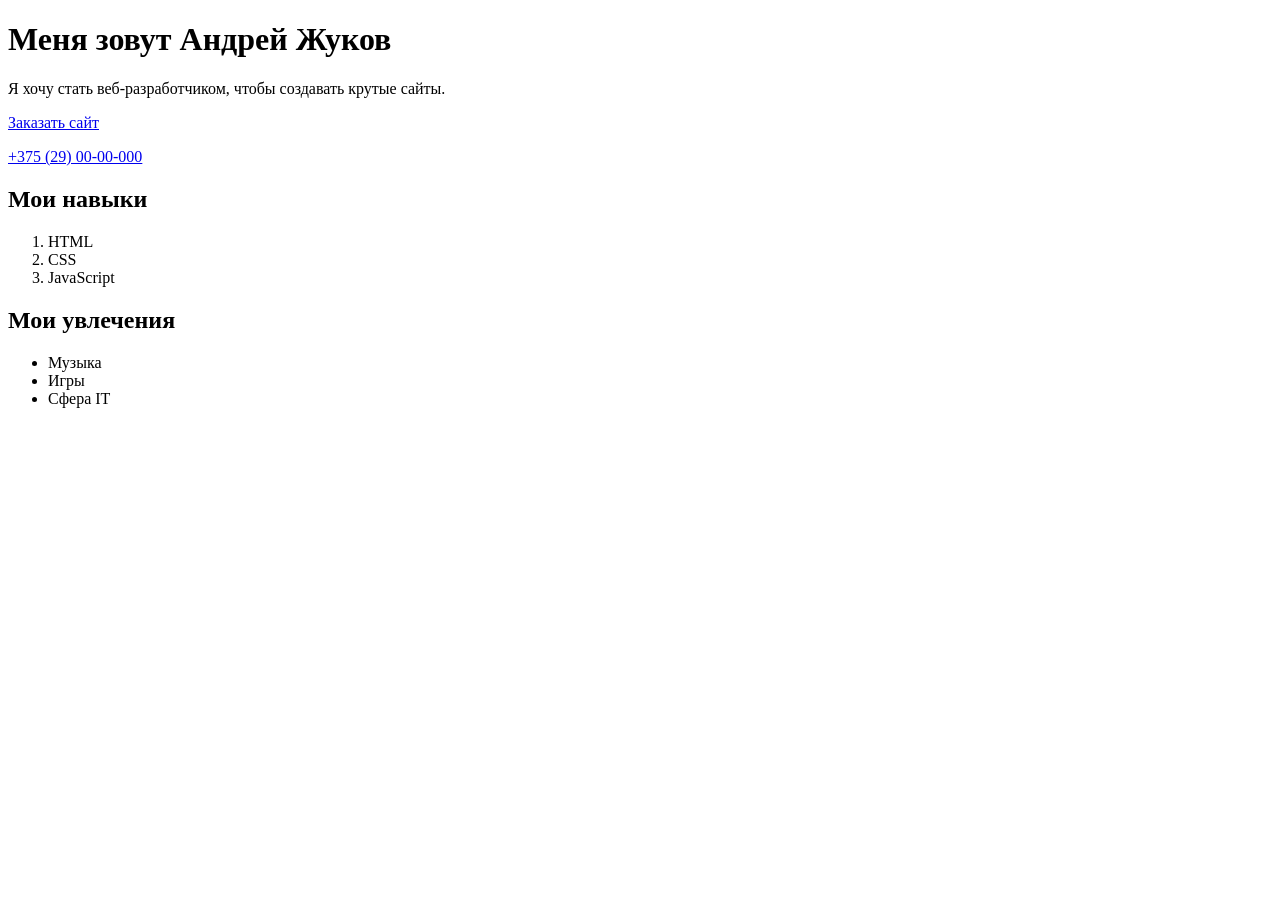
<file: index.html>
<!DOCTYPE html>
<html lang="en">
<head>
    <meta charset="UTF-8">
    <meta http-equiv="X-UA-Compatible" content="IE=edge">
    <meta name="viewport" content="width=device-width, initial-scale=1.0">
    <title>Document</title>
</head>
<body>
    <h1>Меня зовут Андрей Жуков</h1>
    <p>Я хочу стать веб-разработчиком, чтобы создавать крутые сайты.</p>
    <a href= "https://www.instagram.com/andreizhukov/"
      title="ссылка на инстаграм">Заказать сайт</a>
    <p><p><a href="tel:+375290000000">+375 (29) 00-00-000</a></p></p>
    <h2>Мои навыки</h2>
    <ol>
       <li>HTML</li>
       <li>CSS</li>
       <li>JavaScript</li>
    </ol>
    <h2>Мои увлечения</h2>
    <ul>
       <li>Музыка</li>
       <li>Игры</li>
       <li>Сфера IT</li>
    </ul>
</body>
</html>
</file>
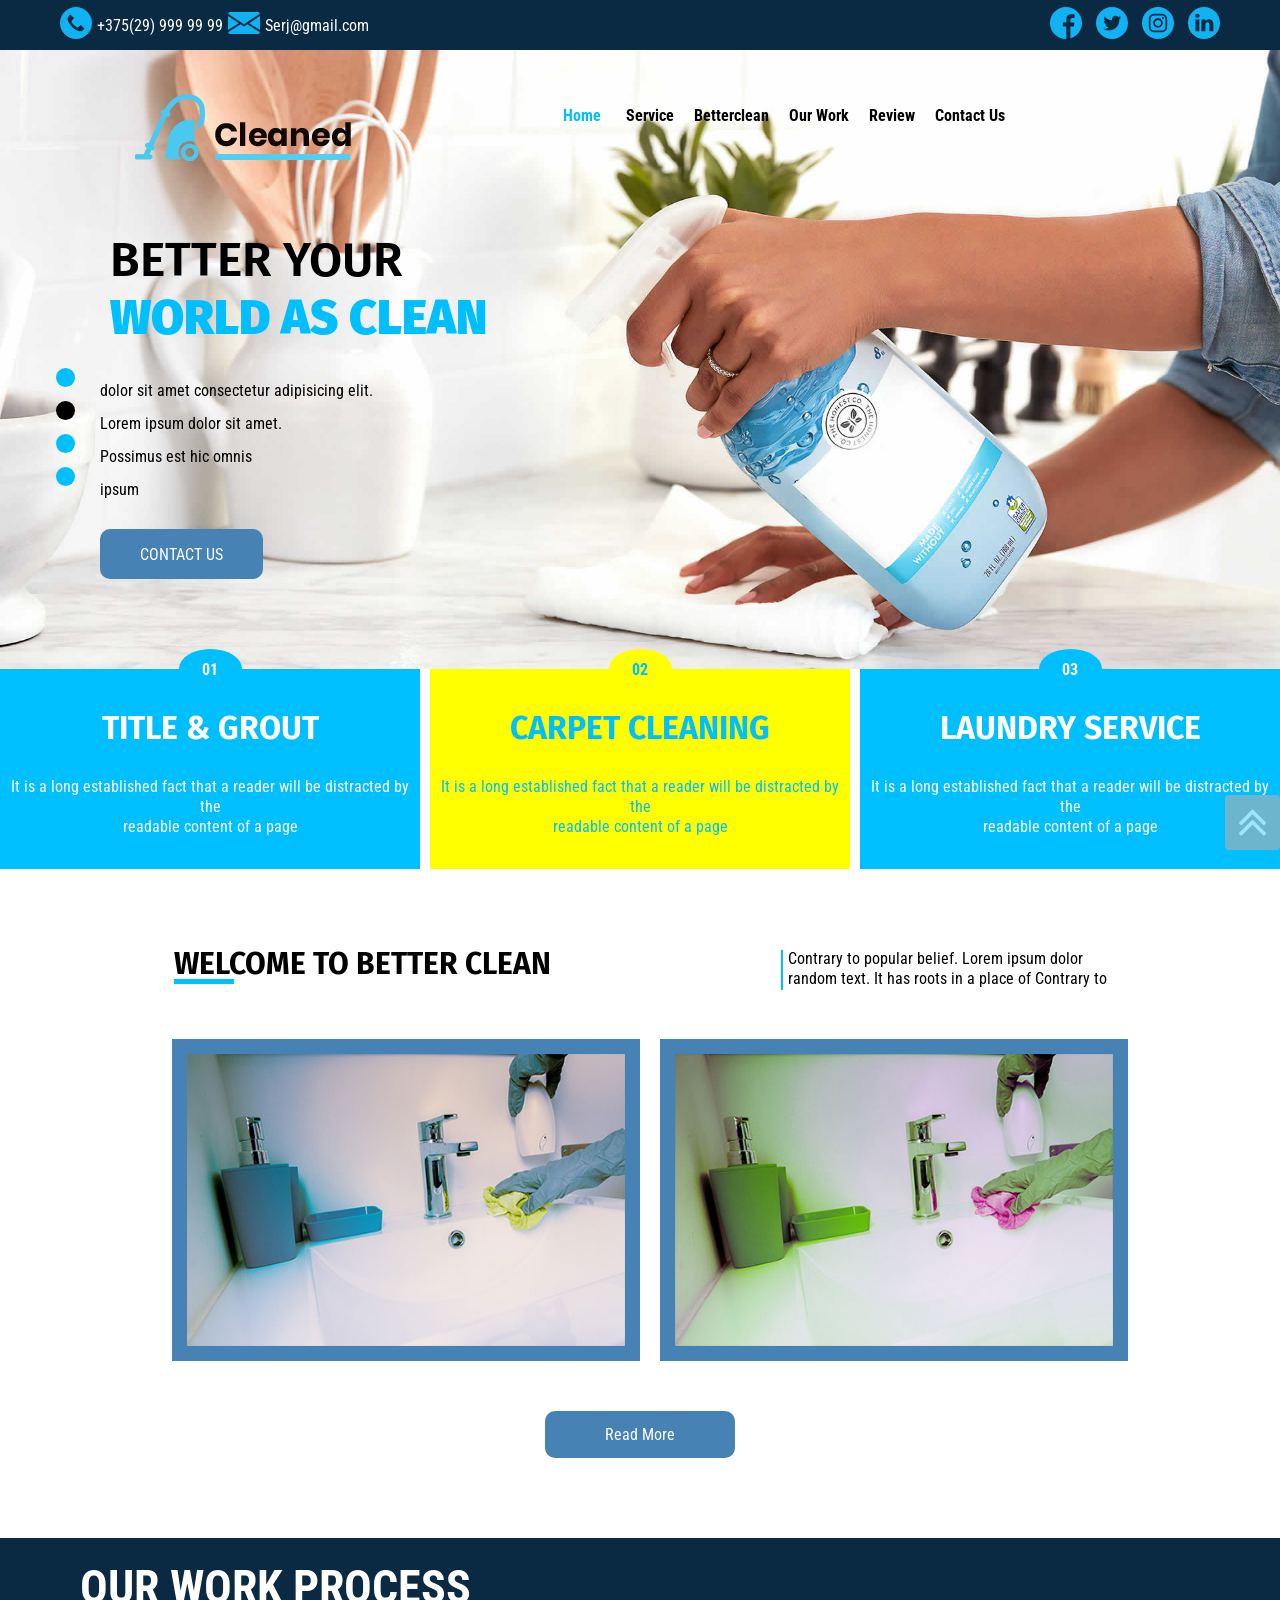
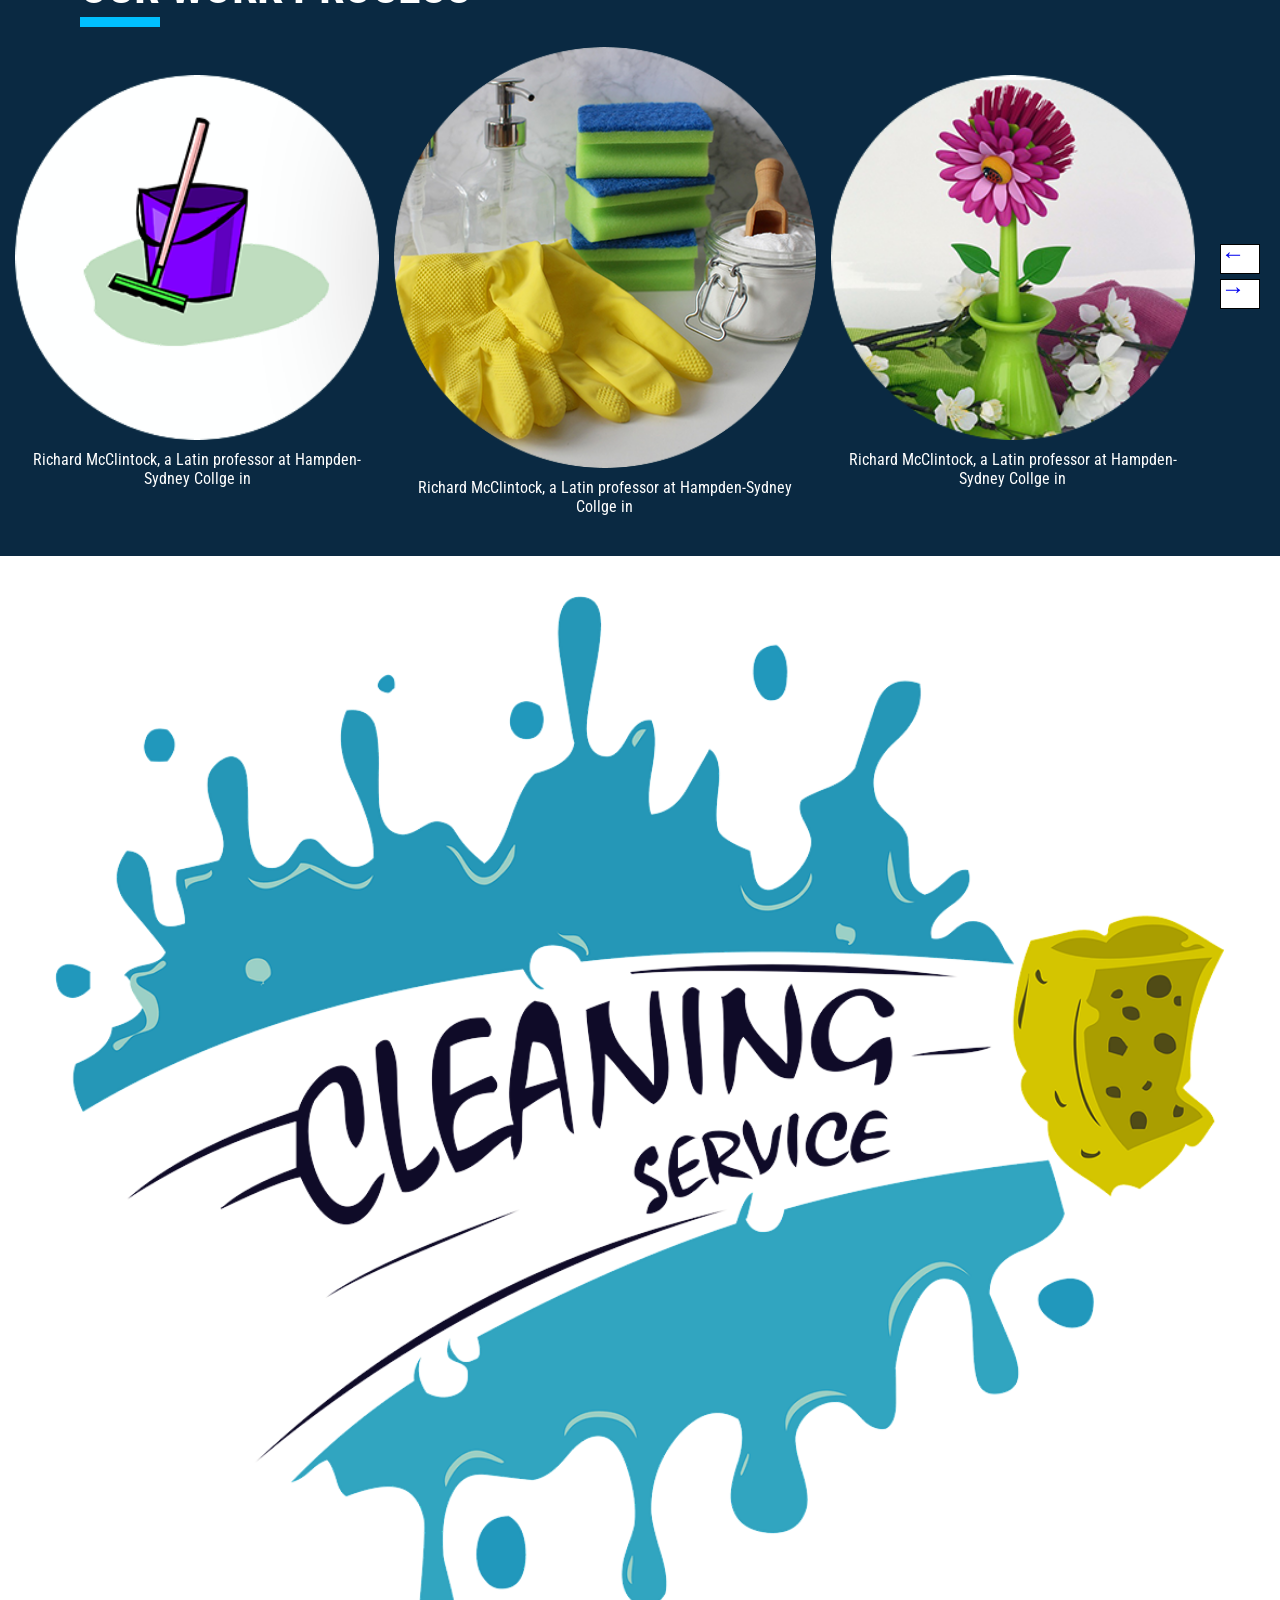
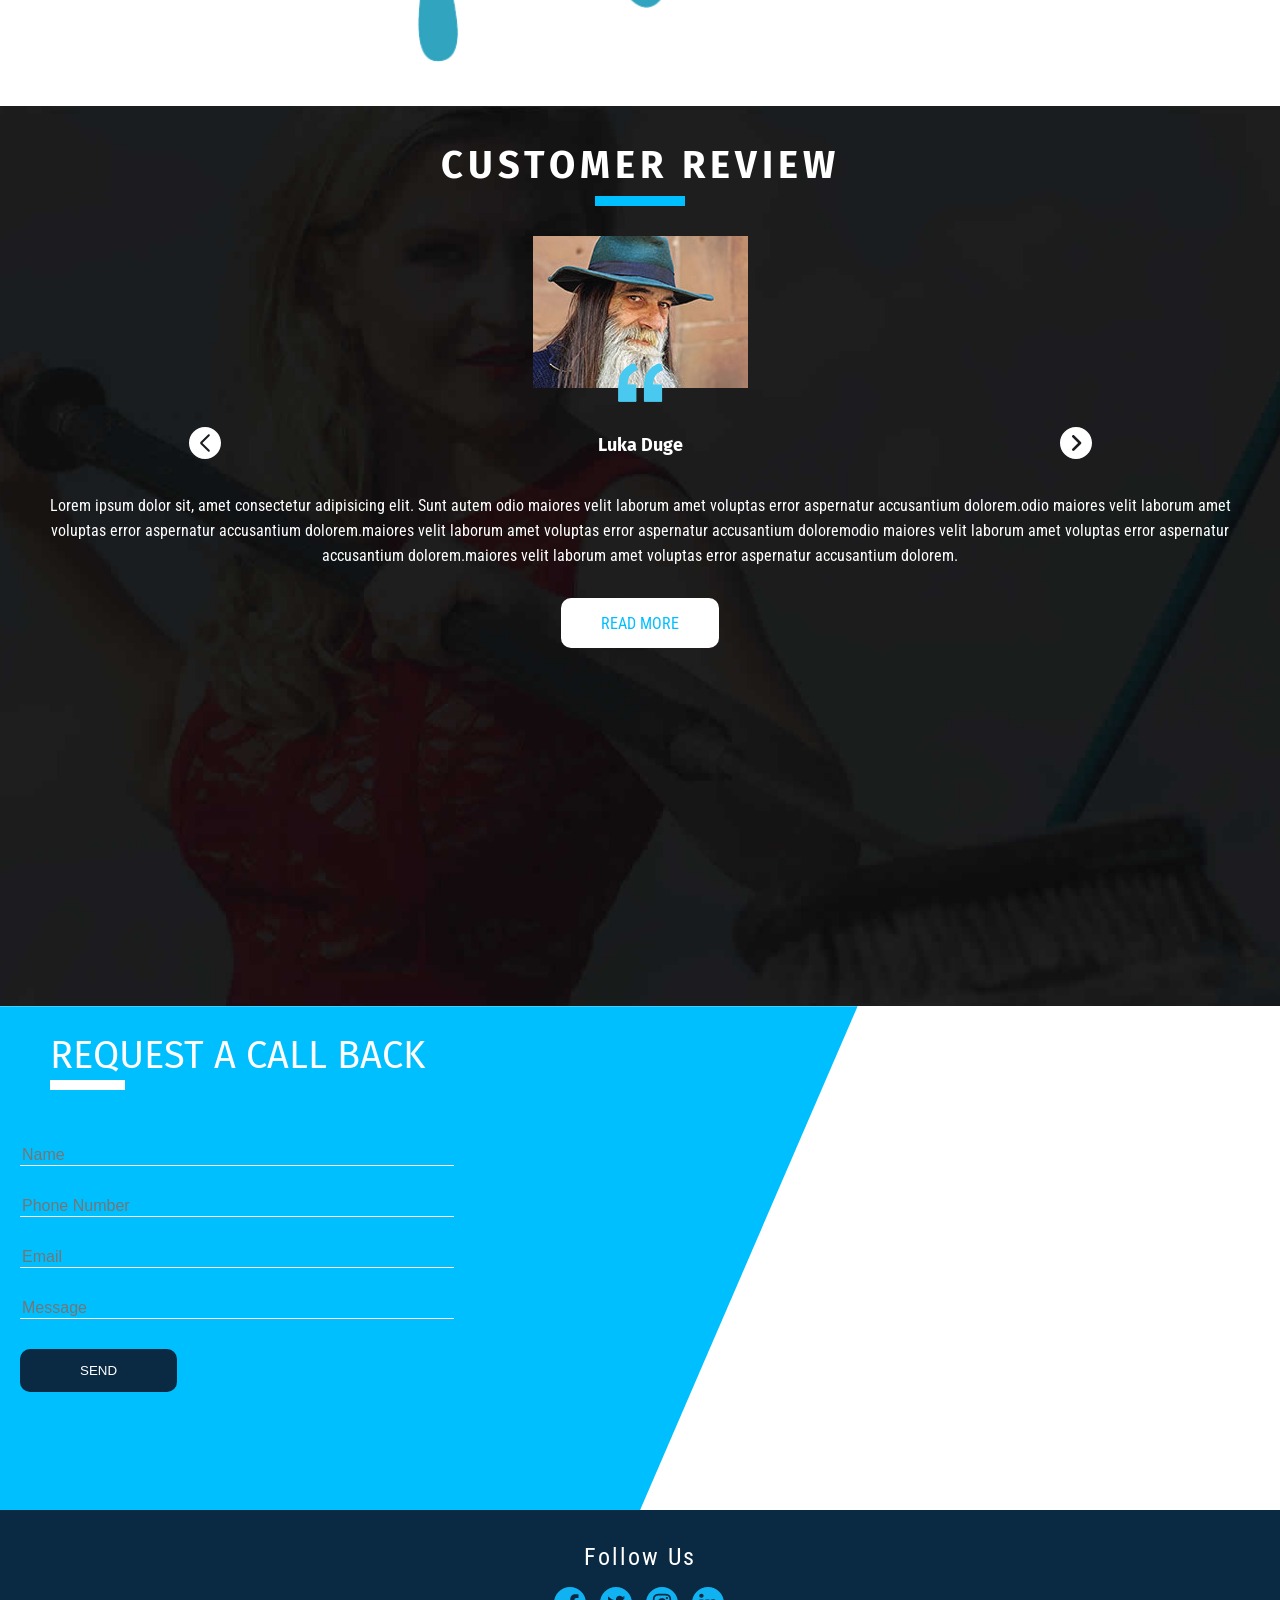
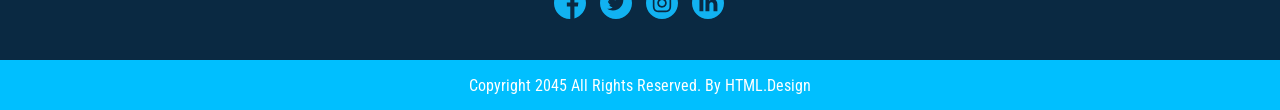
<file: cleaning/index.html>
<!DOCTYPE html>
<html lang="en">
<head>
	<meta charset="UTF-8" />
	<meta name="viewport" content="width=device-width, initial-scale=1.0"/>
	<meta http-equiv="X-UA-Compatible" content="ie=edge"/>
	<title>cleaning</title>
	<link rel="preconnect" href="https://fonts.googleapis.com"/>
	<link rel="preconnect" href="https://fonts.gstatic.com" crossorigin />
	<link href="https://fonts.googleapis.com/css2?family=Fira+Sans:wght@500&family=Roboto+Condensed&display=swap" rel="stylesheet"/>
	<link rel="stylesheet" href="css/reset.css"/>
	<link rel="stylesheet" href="css/slick.css"/>
	<link rel="stylesheet" href="css/jquery.fancybox.css"/>
	<link rel="stylesheet" href="css/style.css"/>
</head>
	<body>
		<header class="header">
			<div class="container">
				<div class="header__inner">
					<div class="header__social">
						<a class="social__link" href="#">
							<img class="social__img"
									src="images/phone-call.svg"
									alt="icon"/>
						</a>
						<a class="social__link" href="tel:+375299999999">
							+375(29) 999 99 99
						</a>
						<a class="social__link" href="#">
							<img class="social__img" src="images/email.svg" alt="icon" />
						</a>
						<a class="social__link" href="mailto:Serj@gmail.com">
							Serj@gmail.com
						</a>
					</div>
					<div class="instagram">
						<a class="social__link" href="#">
							<img class="social__img"
									src="images/facebook.svg"
									alt="facebook icon"/>
						</a>
						<a class="social__link" href="#">
							<img class="social__img"
									src="images/twitter.svg"
									alt="twitter icon"/>
						</a>
						<a class="social__link" href="#">
							<img class="social__img"
									src="images/instagram.svg"
									alt="instagram icon"/>
						</a>
						<a class="social__link" href="#">
							<img class="social__img"
									src="images/linkedin.svg"
									alt="LinkedIn icon"/>
						</a>
					</div>
				</div>
			</div>
		</header>
		<section class="top">
			<div class="header__top" style="background-image: url('images/banner1.jpg')">
				<div class="header__top-inner">
					<div class="menu__top">
						<a class="logo" href="#">
							<img class="logo__link"
									src="images/logo.png"
									alt=""/>
						</a>
						<nav class="menu">
							<div class="menu__btn">
								<span></span>
								<span></span>
								<span></span>
							</div>
							<ul class="menu__list">
								<li class="menu__list-item">
									<a class="menu__list-link" href="#">Home</a>
								</li>
								<li class="menu__list-item">
									<a class="menu__list-link" href="#service">Service</a>
								</li>
								<li class="menu__list-item">
									<a class="menu__list-link" href="#betterclean">Betterclean</a>
								</li>
								<li class="menu__list-item">
									<a class="menu__list-link" href="#ourwork">Our Work</a>
								</li>
								<li class="menu__list-item">
									<a class="menu__list-link" href="#review">Review</a>
								</li>
								<li class="menu__list-item">
									<a class="menu__list-link" href="#contactus">Contact Us</a>
								</li>
							</ul>
						</nav>
					</div>
					<h1 class="header__title">
						Better your
					</h1>
					<p class="header__text">World as clean</p>
					<ul class="ipsum">
						<li class="ipsum__text">
							dolor sit amet consectetur adipisicing elit.
						</li>
						<li class="ipsum__text">
							Lorem ipsum dolor sit amet.
						</li>
						<li class="ipsum__text">
							Possimus est hic omnis
						</li>
						<li class="ipsum__text">
							ipsum
						</li>
					</ul>
					<div class="btn">
						<a class="contact__us" type="submit" href="#contactus">Contact Us</a>
					</div>
				</div>
			</div>
		</section>

		<section class="color__blok">
			<div class="color__blok-one">
				<div class="circle_one">
					<p class="circle__text">01</p>
				</div>
				<h2 class="color__title">
					Title & Grout
				</h2>
				<p class="color__text">
					It is a long established fact that a reader will be distracted by the
					readable content of a page
				</p>
			</div>
			<div class="color__blok-two">
				<div class="circle_two">
					<p class="circle__text-two">02</p>
				</div>
				<h2 class="color__title-blu">
					Carpet Cleaning
				</h2>
				<p class="color__text-blu">
					It is a long established fact that a reader will be distracted by the
					readable content of a page
				</p>
			</div>
			<div class="color__blok-three">
				<div class="circle_three">
					<p class="circle__text">03</p>
				</div>
				<h2 class="color__title">
					Laundry Service
				</h2>
				<p class="color__text">
					It is a long established fact that a reader will be distracted by the
					readable content of a page
				</p>
			</div>
		</section>

		<section class="presentation" id="betterclean">
			<div class="container">
				<div class="presentation__welcom">
					<div class="presentation_content">
						<h2 class="presentation__title">
							Welcome to better clean
						</h2>
						<p class="presentation__text">
							Contrary to popular belief. Lorem ipsum dolor<br>
							random text. It has roots in a place of Contrary to
						</p>
					</div>
					<div class="presentation__images">
						<img class="presentation__img"
								src="images/wellcome1.jpg"
								alt="present cleaning"/>
						<img class="presentation__img"
								src="images/wellcome2.jpg"
								alt="present cleaning"/>
					</div>
				</div>
				<div class="presentation__button">
					<a class="presentation__btn" type="submit" href="#">Read More</a>
				</div>
			</div>
		</section>

		<section class="our__work" id="ourwork">
			<div class="our__work-text">
				<h2 class="our__work-title">
					our work process
				</h2>
			</div>
			<div class="container__our-photo">
			<div class="our__photo-one">
				<img class="our__phote" src="images/our.png" alt="bucket">
					<p class="our__photo-info">
						Richard McClintock, a Latin professor at Hampden-Sydney Collge in
					</p>
			</div>
			<div class="our__photo-two">
				<img class="our__phote" src="images/our3.png" alt="items">
					<p class="our__photo-info">
						Richard McClintock, a Latin professor at Hampden-Sydney Collge in
					</p>
			</div>
			<div class="our__photo-three">
				<img class="our__phote" src="images/our2.png" alt="flower">
					<p class="our__photo-info">
						Richard McClintock, a Latin professor at Hampden-Sydney Collge in
					</p>
			</div>
			<div class="arrow">
				<div class="arrow__left">
					<a class="review__slider-l" href="#">&#8592;</a>
				</div>
				<div class="arrow__right">
					<a class="review__slider-r" href="#">&#8594;</a>
				</div>
			</div>
			</div>
		</section>

		<section class="cleaning">
			<div class="container">
				<img class="cleaning__img" src="images/cac.png" alt="cac" id="service"/>
			</div>
		</section>

		<section class="review" id="review">
			<div class="review__container">
				<h1 class="review__title">
					customer review
				</h1>
				<div class="review__images">
						<img class="review__img"
							src="images/rev.jpg"
							alt="rev">
				</div>
				<div class="review__logo">
						<img class="review__log" src="images/2.png" alt="log">
				</div>
				<div class="review__slider">
					<a class="review__slider-btn" href="#">
						<img class="review__slider-left" src="images/lbtn.svg" alt="arrow left">
					</a>
					<h2 class="review__title-two">
						Luka Duge
					</h2>
					<a class="review__slider-btn" href="#">
						<img class="review__slider-right" src="images/rbtn.svg" alt="arrow right">
					</a>
				</div>
					<div class="review__content">
						<p class="review__text">
							Lorem ipsum dolor sit, amet consectetur adipisicing elit. Sunt autem odio maiores velit laborum amet voluptas error aspernatur accusantium dolorem.odio maiores velit laborum amet voluptas error aspernatur accusantium dolorem.maiores velit laborum amet voluptas error aspernatur accusantium doloremodio maiores velit laborum amet voluptas error aspernatur accusantium dolorem.maiores velit laborum amet voluptas error aspernatur accusantium dolorem.
						</p>
							<a class="review__btn" type="submit" href="#">Read More</a>
					</div>
				</div>
		</section>

		<section class="call__back">
			<div class="call__back-form">
				<div class="call__back-request" id="contactus">REQUEST A CALL BACK</div>
				<form action="">
					<input class="name" type="text" placeholder="Name" name="name"required/>
					<input class="phone" type="tel" placeholder="Phone Number" name="phone"
								pattern="+-[0-9]-[0-9]-[2-9]{3}-[0-9]{3}-[0-9]"required/>
					<input class="email" type="email" placeholder="Email" name="email"
								pattern="[a-z0-9._%+-]+@[a-z0-9.-]+\.[a-z]{2,4}$" required/>
					<input class="message" type="text" placeholder="Message" name="message"/>
					<input class="but__send" type="submit"value="SEND">
				</form>
			</div>
			<div class="call__back-map">
				<iframe src="https://yandex.by/map-widget/v1/-/CCUir8UO~C"
								width="100%"
								height="500"
								frameborder="1"
								allowfullscreen="true"
								style="position:relative;">
				</iframe>
			</div>
		</section>

		<footer class="footer">
			<div class="containet">
				<p class="footer__folow">
					Follow Us
				</p>
				<div class="footer__instagram">
					<a class="social__link" href="#">
						<img class="social__img"
								src="images/facebook.svg"
								alt="facebook icon"/>
					</a>
					<a class="social__link" href="#">
						<img class="social__img"
								src="images/twitter.svg"
								alt="twitter icon"/>
					</a>
					<a class="social__link" href="#">
						<img class="social__img"
								src="images/instagram.svg"
								alt="instagram icon"/>
					</a>
					<a class="social__link" href="#">
						<img class="social__img"
								src="images/linkedin.svg"
								alt="LinkedIn icon"/>
					</a>
				</div>
			</div>
		</footer>
		<footer class="footer__bottom">
			<p class="footer__bottom-copyright">
				Copyright 2045 All Rights Reserved. By HTML.Design
			</p>
			<a class="up" href="#"><img src="images/chevron-up.png" alt="icon"></a>
		</footer>

		<script src="https://ajax.googleapis.com/ajax/libs/jquery/3.4.1/jquery.min.js"></script>
		<script src="js/slick.min.js"></script>
		<script src="js/jquery.fancybox.min.js"></script>
		<script src="js/main.js"></script>
		<script src="https://ajax.googleapis.com/ajax/libs/jquery/1.11.3/jquery.min.js"></script>
	</body>
</html>
</file>
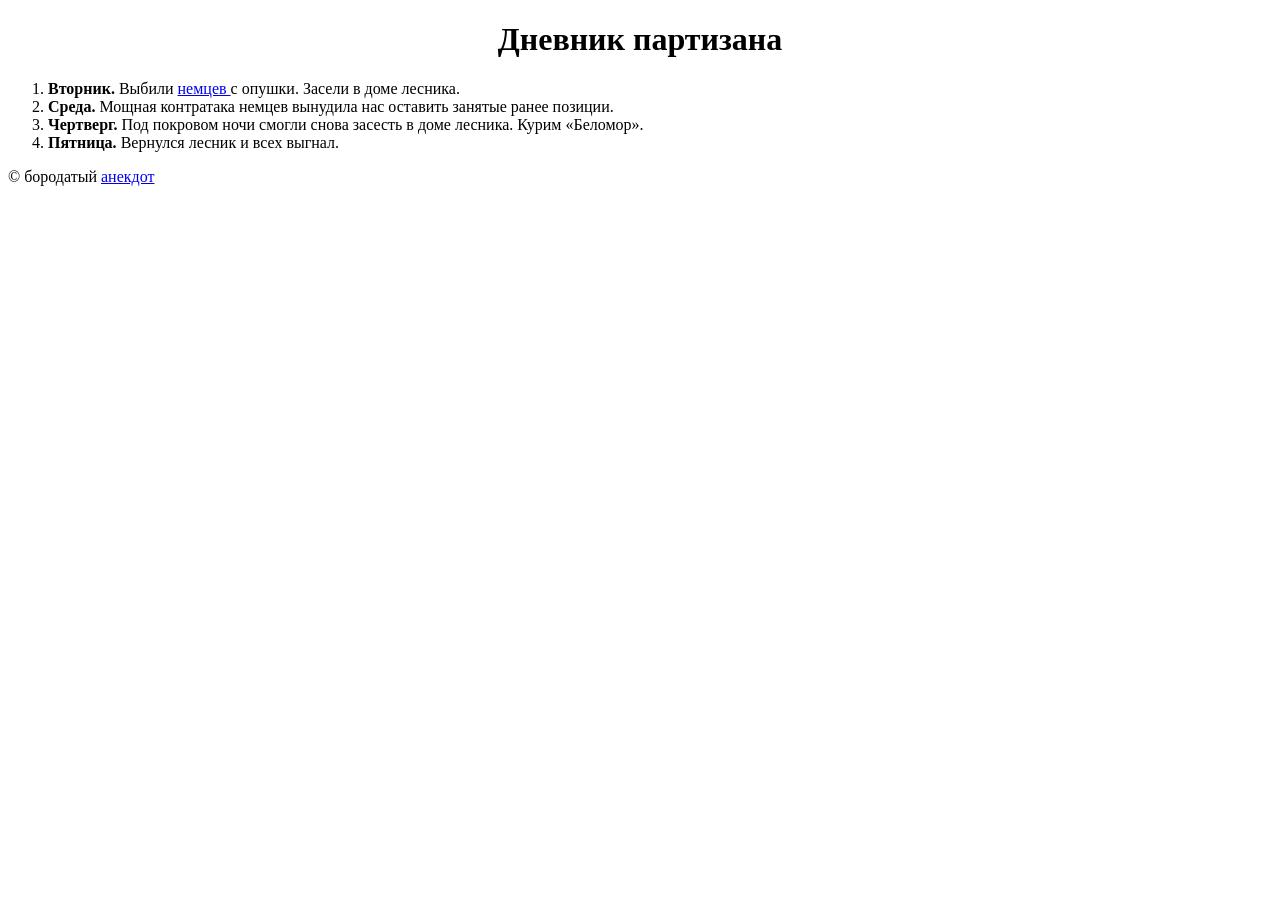
<file: Home_work1/DIARY.html>
<!DOCTYPE html>
<html lang="en">
<head>
    <meta charset="UTF-8">
    <meta http-equiv="X-UA-Compatible" content="IE=edge">
    <meta name="viewport" content="width=device-width, initial-scale=1.0">
    <title>DIARY</title>
</head>
<body>
    <header>
        <h1 align="center">Дневник партизана</h1>
    </header>
<ol>
    <li><b>Вторник. </b>Выбили <a href="https://ru.wikipedia.org/wiki/Фрицы" title="ссылка про немцев" target="_blank"> немцев </a> с опушки. Засели в доме лесника.</li>
    <li><b>Среда. </b>Мощная контратака немцев вынудила нас оставить занятые ранее позиции.</li>
    <li><b>Чертверг. </b>Под покровом ночи смогли снова засесть в доме лесника. Курим &#171;Беломор&#187;.</li>
    <li><b>Пятница. </b>Вернулся лесник и всех выгнал.</li>
</ol>
<footer>
   &#169; бородатый <a href="https://nekdo.ru/old/" title="анекдот" target="_blank"> анекдот</a>
</footer>
</body>
</html>
</file>
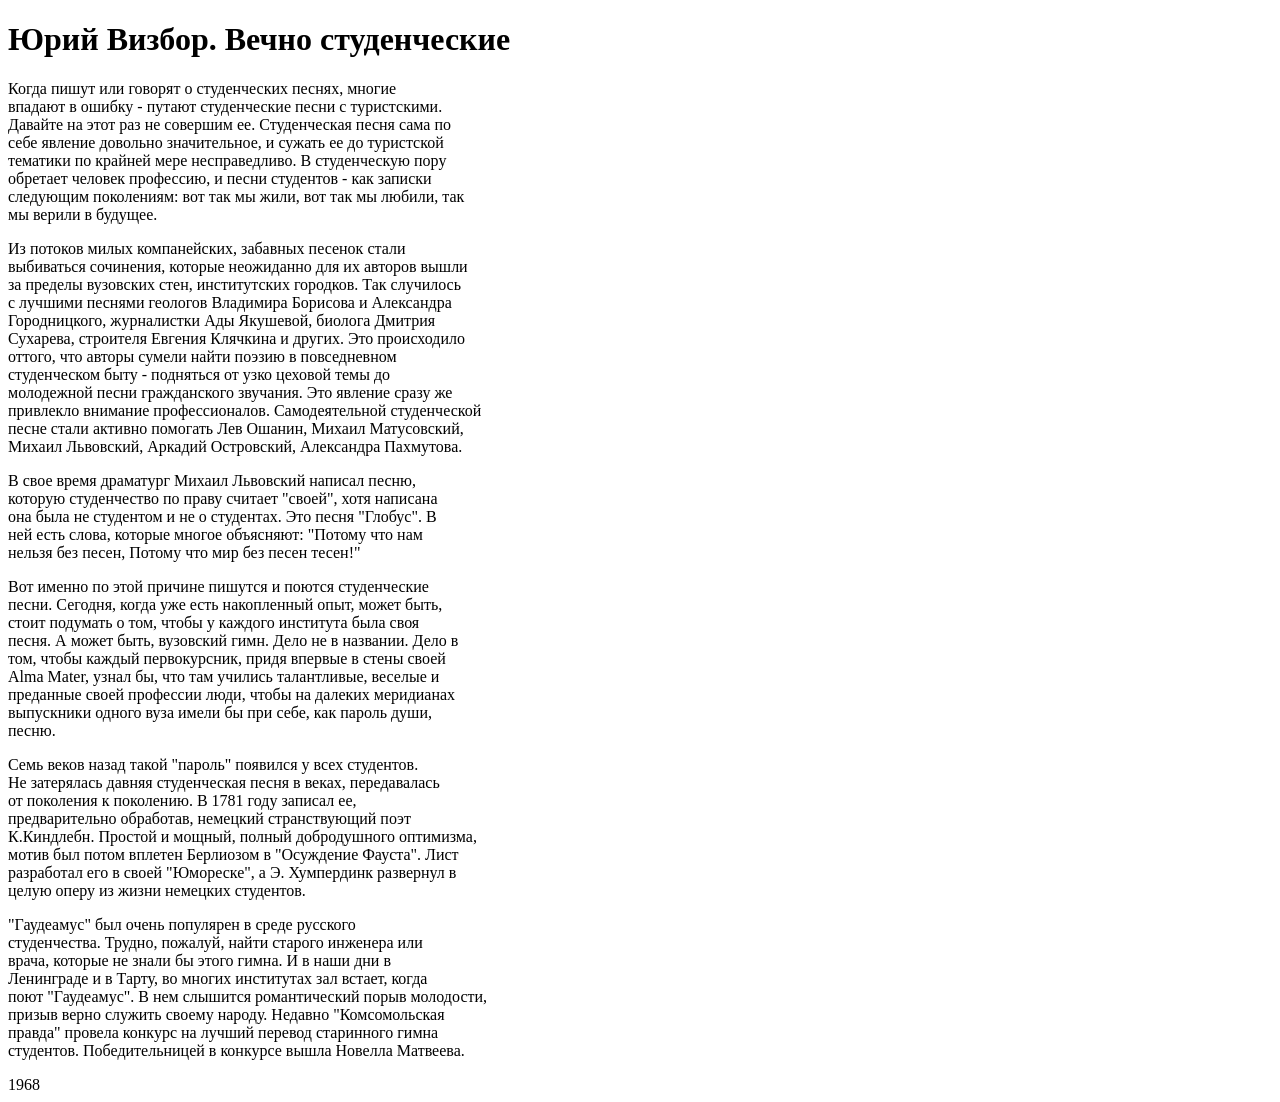
<file: Home_work1/vechno_student.html>
<!DOCTYPE html>
<html lang="en">
<head>
    <meta charset="UTF-8">
    <meta http-equiv="X-UA-Compatible" content="IE=edge">
    <meta name="viewport" content="width=device-width, initial-scale=1.0">
    <title>VIZBOR</title>
</head>
<body id="nachalo">
 <header>
     <h1>Юрий Визбор. Вечно студенческие</h1>
 </header>   
    <P>Когда  пишут  или  говорят  о  студенческих  песнях,  многие<br/>
    впадают в ошибку - путают  студенческие  песни  с  туристскими.<br/>
    Давайте на этот раз не совершим ее. Студенческая песня сама  по<br/>
    себе явление довольно значительное, и сужать ее  до  туристской<br/>
    тематики по крайней мере  несправедливо.  В  студенческую  пору<br/>
    обретает человек профессию, и песни  студентов  -  как  записки<br/>
    следующим поколениям: вот так мы жили, вот так мы  любили,  так<br/>
    мы верили в будущее.
    </P>
    <P>Из  потоков  милых  компанейских,  забавных  песенок   стали<br/>
        выбиваться сочинения, которые неожиданно для их  авторов  вышли<br/>
        за пределы вузовских стен, институтских городков. Так случилось<br/>
        с лучшими песнями  геологов  Владимира  Борисова  и  Александра<br/>
        Городницкого,  журналистки  Ады   Якушевой,   биолога   Дмитрия<br/>
        Сухарева, строителя Евгения Клячкина и других. Это  происходило<br/>
        оттого,  что  авторы  сумели  найти   поэзию   в   повседневном<br/>
        студенческом  быту  -  подняться  от  узко  цеховой   темы   до<br/>
        молодежной песни гражданского звучания. Это  явление  сразу  же<br/>
        привлекло внимание профессионалов. Самодеятельной  студенческой<br/>
        песне стали активно помогать Лев  Ошанин,  Михаил  Матусовский,<br/>
        Михаил Львовский, Аркадий Островский, Александра Пахмутова.<br/>
    </P>
    <p>
        В свое  время  драматург  Михаил  Львовский  написал  песню,<br/>
которую студенчество по праву считает  "своей",  хотя  написана<br/>
она была не студентом и не о студентах. Это песня  "Глобус".  В<br/>
ней есть слова, которые многое объясняют: "Потому что нам<br/>
нельзя без песен, Потому что  мир  без  песен тесен!"<br/>
    </p>
    <p>
        Вот именно по этой причине  пишутся  и  поются  студенческие<br/>
песни. Сегодня, когда уже есть накопленный  опыт,  может  быть,<br/>
стоит подумать о том,  чтобы  у  каждого  института  была  своя<br/>
песня. А может быть, вузовский гимн. Дело не в названии. Дело в<br/>
том, чтобы каждый первокурсник, придя  впервые  в  стены  своей<br/>
Alma Mater, узнал бы, что там учились  талантливые,  веселые  и<br/>
преданные своей профессии люди,  чтобы  на  далеких  меридианах<br/>
выпускники одного вуза имели бы  при  себе,  как  пароль  души,<br/>
песню.
    </p>
    <p>
        Семь веков назад такой "пароль" появился у  всех  студентов.<br/>
Не затерялась давняя студенческая песня в  веках,  передавалась<br/>
от  поколения  к   поколению.   В   1781   году   записал   ее,<br/>
предварительно   обработав,   немецкий    странствующий    поэт<br/>
К.Киндлебн. Простой и мощный,  полный  добродушного  оптимизма,<br/>
мотив был потом вплетен Берлиозом в  "Осуждение  Фауста".  Лист<br/>
разработал его в своей "Юмореске", а Э. Хумпердинк развернул  в<br/>
целую оперу из жизни немецких студентов.
    </p>
    <p>
        <span id="konec"></span>
        "Гаудеамус"   был   очень   популярен   в   среде   русского<br/>
студенчества.  Трудно,  пожалуй,  найти  старого  инженера  или<br/>
врача, которые не  знали  бы  этого  гимна.  И  в  наши  дни  в<br/>
Ленинграде и в Тарту, во многих институтах  зал  встает,  когда<br/>
поют "Гаудеамус". В нем слышится романтический порыв молодости,<br/>
призыв верно  служить  своему  народу.  Недавно  "Комсомольская<br/>
правда" провела конкурс  на  лучший  перевод  старинного  гимна<br/>
студентов. Победительницей в конкурсе вышла Новелла Матвеева.<br/>
    </p>
    <footer>
    1968
    </footer>
</body>
</html>
</file>
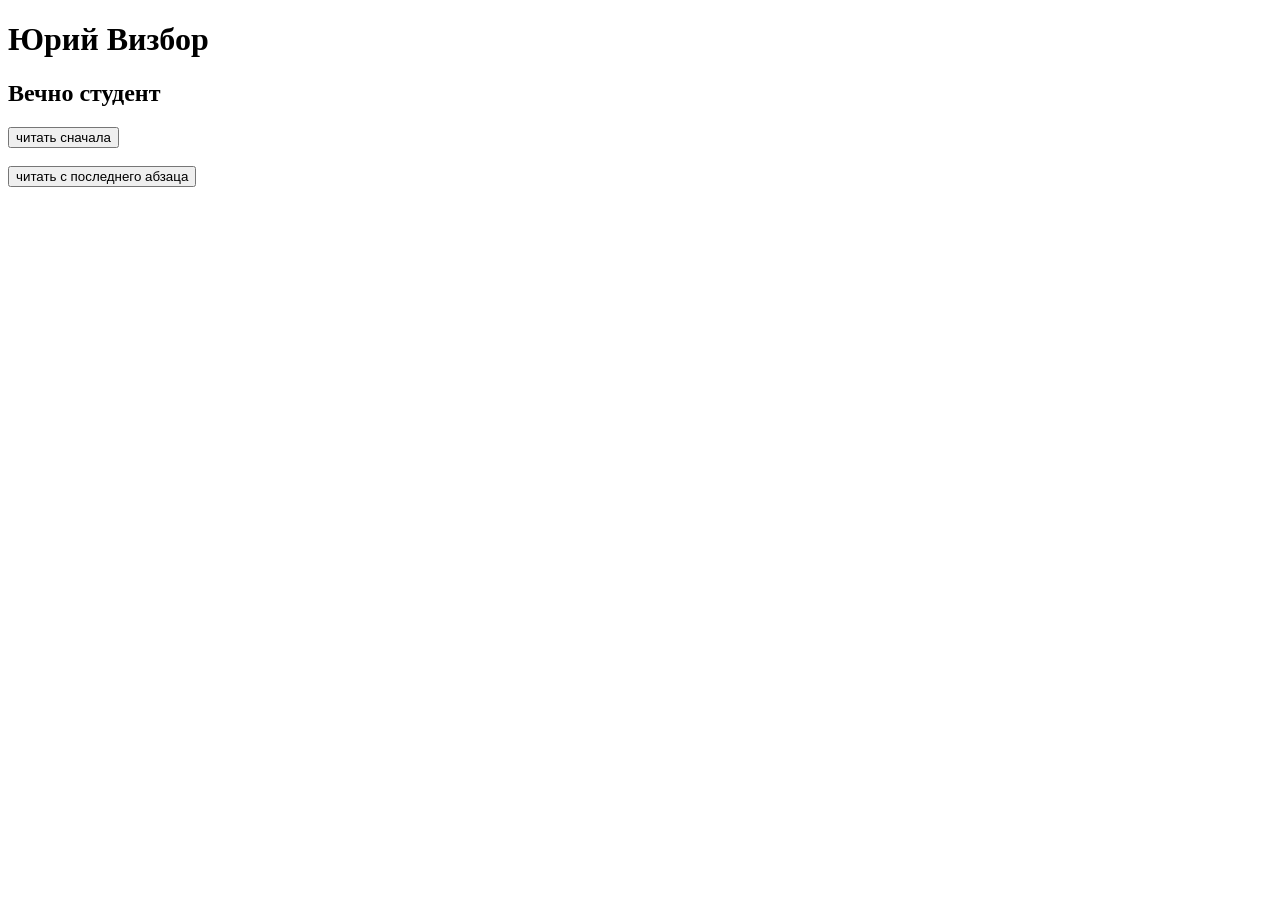
<file: Home_work1/vizbor.html>
<!DOCTYPE html>
<html lang="en">
<head>
  <meta charset="UTF-8">
  <meta http-equiv="X-UA-Compatible" content="IE=edge">
  <meta name="viewport" content="width=device-width, initial-scale=1.0">
  <title>VIZBOR</title>
</head>
<body>
  <h1>Юрий Визбор</h1>
  <h2>Вечно студент</h2>
  <p>
    <a href="vechno_student.html#nachalo" title="сначала"><button>читать сначала</button></a><br/><br/>
    <a href="vechno_student.html#konec" title="последний абзац"><button>читать с последнего абзаца</button></a>
  </p>
  </body>
</html>
</file>
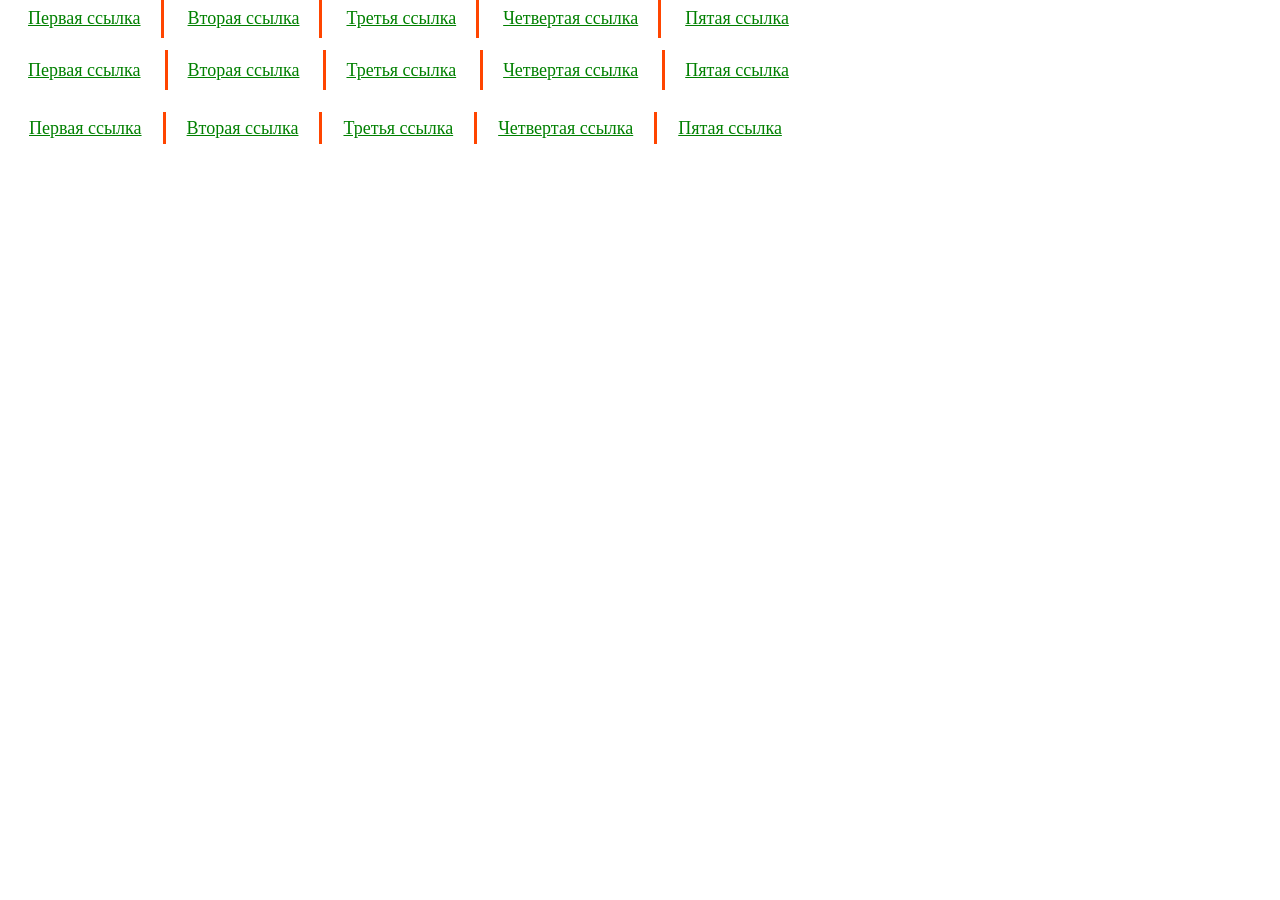
<file: home_work6a/LINKS.html>
<!DOCTYPE html>
<html lang="en">
<head>
  <meta charset="UTF-8">
  <meta name="viewport" content="width=device-width, initial-scale=1.0">
  <meta http-equiv="X-UA-Compatible" content="ie=edge">
  <title>LINKS</title>
  <link rel="stylesheet" href="css/style.css">
</head>
<body>

    <!--использовал обычные ссылки, как Inline-->
    <div class="one__class">
      <a href="#">Первая ссылка</a>
      <a href="#">Вторая ссылка</a>
      <a href="#">Третья ссылка</a>
      <a href="#">Четвертая ссылка</a>
      <a href="#">Пятая ссылка</a>
  </div>

  <!--использовал ul Li и их выровнял в ряд при помощи display:inline-block-->
  <div class="two__class">
      <ul>
          <li><a href="#">Первая ссылка</a></li>
      </ul>
      <ul>
          <li><a href="#">Вторая ссылка</a></li>
      </ul>
      <ul>
          <li><a href="#">Третья ссылка</a></li>
      </ul>
      <ul>
          <li><a href="#">Четвертая ссылка</a></li>
      </ul>
      <ul>
          <li><a href="#">Пятая ссылка</a></li>
      </ul>
  </div>

  <!--использовал табличный способ для ссылок-->
  <div class="three__class">
      <table>
          <tr>
              <td>
                <a href="#">Первая ссылка</a>
              </td>
              <td>
                <a href="#">Вторая ссылка</a>
              </td>
              <td>
                <a href="#">Третья ссылка</a>
              </td>
              <td>
                <a href="#">Четвертая ссылка</a>
              </td>
              <td>
                <a href="#">Пятая ссылка</a>
              </td>
          </tr>
      </table>
  </div>

</body>
</html>
</file>
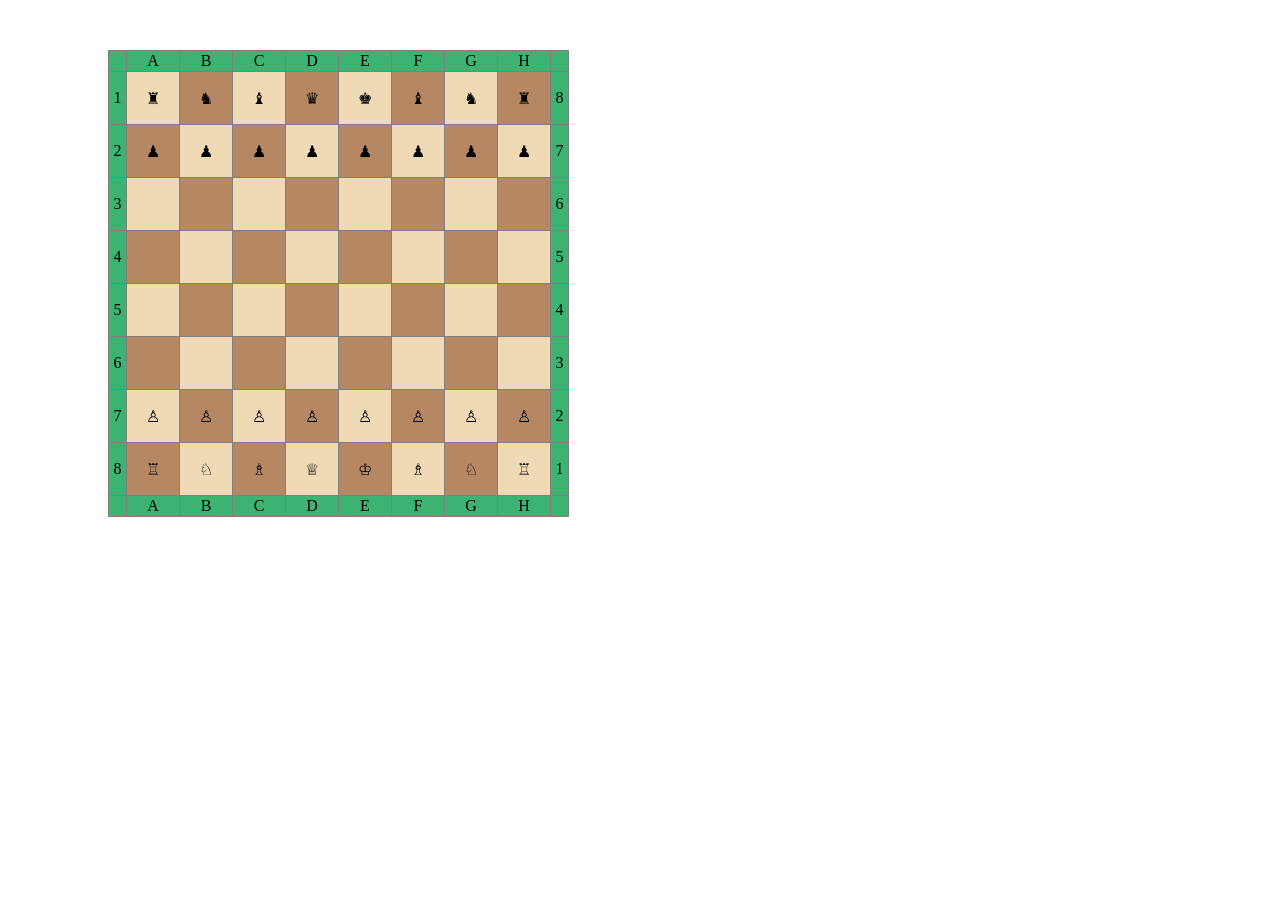
<file: home_work6b/CSS_chess.html>
<!DOCTYPE html>
<html lang="en">
<head>
  <meta charset="UTF-8">
  <meta name="viewport" content="width=device-width, initial-scale=1.0">
  <meta http-equiv="X-UA-Compatible" content="ie=edge">
  <title>CSS_CHESS</title>
  <link rel="stylesheet" href="css/style.css">
</head>
<body>
  <table class="chess">
    <tr>
      <td></td><td>A</td><td>B</td><td>C</td><td>D</td><td>E</td><td>F</td><td>G</td><td>H</td><td></td>
    </tr>
    <tr>
      <td>1</td><td>&#9820;</td><td>&#9822;</td><td>&#9821;</td><td>&#9819;</td><td>&#9818;</td><td>&#9821;</td><td>&#9822;</td><td>&#9820;</td><td>8</td>
    </tr>
    <tr>
      <td>2</td><td>&#9823;</td><td>&#9823;</td><td>&#9823;</td><td>&#9823;</td><td>&#9823;</td><td>&#9823;</td><td>&#9823;</td><td>&#9823;</td><td>7</td>
    </tr>
    <tr>
      <td>3</td><td></td><td></td><td></td><td></td><td></td><td></td><td></td><td></td><td>6</td>
    </tr>
    <tr>
      <td>4</td><td></td><td></td><td></td><td></td><td></td><td></td><td></td><td></td><td>5</td>
    </tr>
    <tr>
      <td>5</td><td></td><td></td><td></td><td></td><td></td><td></td><td></td><td></td><td>4</td>
    </tr>
    <tr>
      <td>6</td><td></td><td></td><td></td><td></td><td></td><td></td><td></td><td></td><td>3</td>
    </tr>
    <tr>
      <td>7</td><td>&#9817;</td><td>&#9817;</td><td>&#9817;</td><td>&#9817;</td><td>&#9817;</td><td>&#9817;</td><td>&#9817;</td><td>&#9817;</td><td>2</td>
    </tr>
    <tr>
      <td>8</td><td>&#9814;</td><td>&#9816;</td><td>&#9815;</td><td>&#9813;</td><td>&#9812;</td><td>&#9815;</td><td>&#9816;</td><td>&#9814;</td><td>1</td>
    </tr>
    <tr>
      <td></td><td>A</td><td>B</td><td>C</td><td>D</td><td>E</td><td>F</td><td>G</td><td>H</td><td></td>
    </tr>
  </table>
</body>
</html>
</file>
<file: cleaning/css/style.css>
html {
    box-sizing: border-box;
}

*,
*::after,
*::before {
    box-sizing: inherit;
}

a {
    text-decoration: none;
}

body {
    font-family: 'Roboto Condensed', sans-serif;
    font-weight: 400;
    font-size: 16px;
    line-height: 19px;
    color: #000000;
}

.container {
    max-width: 1200px;
    margin: 0 auto;
    padding: 0 15px;
}

.header {
    background-color: #0A2942;
    height: 50px;
}

.header__inner {
    display: grid;
    justify-content: space-between;
    align-items: center;
    grid-template-rows: minmax(50px, auto);
    grid-template-areas: "logo . navi";
}

.header__social {
    display: flex;
    align-items: center;
    grid-area: logo;
}

.instagram {
    grid-area: navi;
}

.social__link {
    color: #fff;
}

.social__img {
    margin: 0 5px;
    width: 32px;
    height: 32px;
}

.header__top {
    max-width: 100%;
    background-repeat: no-repeat;
    background-size: cover;
    background-position: center;
    padding: 40px;
}

.header__top-inner {
    color: #00BFFF;;
}

.menu__top {
    display: flex;
    justify-content: space-around;
    align-items: center;
}

.menu {
    padding-right: 130px;
    margin-bottom: 90px;
}

.logo__link {
    margin-bottom: 60px;
}

.menu__list {
    display: flex;
    justify-content: center;
    align-items: center;
}

.menu__list-link {
    font-weight: bold;
    font-size: 16px;
    color: #000000;
    padding-bottom: 10px;
    margin: 0px 10px;
    border-bottom: 4px solid transparent;
    transition: all .5s;
}

li:first-child a {
    font-weight: bold;
    font-size: 16px;
    padding-bottom: 10px;
    color: #00BFFF;
    margin: 0 15px;
    border-bottom: 4px solid transparent;
    transition: all .5s;
}

.menu__list-link:hover {
    color: #00BFFF;
    border-bottom: 4px solid #4682B4;
}

.header__title {
    font-family: 'Fira Sans', sans-serif;
    font-weight: 600;
    font-size: 48px;
    line-height: 58px;
    text-transform: uppercase;
    color: #000000;
    padding: 0 70px;
}

.header__text {
    font-family: 'Fira Sans', sans-serif;
    font-weight: 900;
    font-size: 48px;
    line-height: 58px;
    text-transform: uppercase;
    color: #00BFFF;
    margin-bottom: 20px;
    padding: 0 70px;
}

.ipsum {
    margin-bottom: 30px;
    padding: 0 60px;
}

.ipsum__text {
    color: #000000;
}

li::marker {
    color: #00BFFF;
    font-weight: bold;
    font-size: 60px;
    line-height: 18px;
}

li:nth-child(2)::marker {
    color: #000000;
}

.btn {
    padding-bottom: 50px;
}

.contact__us {
    display: inline-block;
    text-transform: uppercase;
    color: #fff;
    background: #4682B4;
    padding: 16px 40px 15px;
    transition: all .5s;
    border-radius: 10px;
    border: none;
    cursor: pointer;
    margin-left: 60px;
}

.contact__us:hover {
    color: #4682B4;
    background:#a3ebeb;
    border-radius: 10px #4682B4;
}

.color__blok {
    display: grid;
    grid-template-columns: 1fr 1fr 1fr;
    grid-column-gap: 10px;

}

.color__blok-one {
    display: flex;
    position: relative;
    height: 200px;
    background-color: rgb(0, 191, 255);
    border: none;
    flex-direction: column;
    align-items: center;
}
.circle_one {
    display: flex;
    align-items: center;
    justify-content: space-around;
    position: absolute;
    width: 15%;
    top: -20px;
    height: 20%;
    background-color: #00BFFF;
    border: none;
    border-radius: 50%;
}

.circle__text {
    color: #fff;
    font-weight: bold;
    font-size: 16px;
}

.circle__text-two {
    color: #00BFFF;
    font-weight: bold;
    font-size: 16px;
}

.color__title {
    font-family: 'Fira Sans', sans-serif;
    font-size: 32px;
    line-height: 58px;
    text-transform: uppercase;
    color: #fff;
    padding-top: 30px;
}
.color__text {
    font-size: 16px;
    line-height: 20px;
    color: #fff;
    text-align: center;
    white-space: pre-line;
}

.color__title-blu {
    font-family: 'Fira Sans', sans-serif;
    font-size: 32px;
    line-height: 58px;
    text-transform: uppercase;
    color: #00BFFF;
    padding-top: 30px;
}

.color__text-blu {
    font-size: 16px;
    line-height: 20px;
    text-align: center;
    white-space: pre-line;
    color: #00BFFF;
}

.color__blok-two {
    display: flex;
    position: relative;
    height: 200px;
    background-color: #FFFF00;
    border: none;
    flex-direction: column;
    align-items: center;
}

.circle_two {
    display: flex;
    align-items: center;
    justify-content: space-around;
    position: absolute;
    width: 15%;
    top: -20px;
    height: 20%;
    background-color: #FFFF00;
    border: none;
    border-radius: 50%;
}

.color__blok-three {
    display: flex;
    position: relative;
    height: 200px;
    background-color: rgb(0, 191, 255);
    border: none;
    flex-direction: column;
    align-items: center;
}

.circle_three {
    display: flex;
    align-items: center;
    justify-content: space-around;
    position: absolute;
    width: 15%;
    top: -20px;
    height: 20%;
    background-color: #00BFFF;
    border: none;
    border-radius: 50%;
}

.presentation {
    padding-top: 80px;
    padding-bottom: 80px;
}

.presentation_content {
    display: flex;
    align-items: center;
    justify-content: space-around;
}

.presentation__title {
    font-family: 'Fira Sans', sans-serif;
    font-size: 30px;
    text-transform: uppercase;
    color: #000000;
}

.presentation__title::after {
    content: '';
    display: block;
    width: 60px;
    padding-top: 5px;
    border-bottom: 5px solid #00BFFF;
}

.presentation__text {
    font-size: 16px;
    line-height: 20px;
    color: #000000;
    position: relative;
}

.presentation__text::before {
    content: '';
    display: block;
    position: absolute;
    width: 2px;
    height: 40px;
    bottom: -1px;
    left: -7px;
    background-color: #00BFFF;
}


.presentation__images {
    display: flex;
    justify-content: center;
    align-items: center;
    padding-top: 50px;
    padding-bottom: 50px;
}

.presentation__img {
    width: 40%;
    border: 15px solid #4682B4;
    margin-left: 20px;
}

.presentation__button {
    display: flex;
    justify-content: center;
    align-items: center;
}

.presentation__btn {
    color: #fff;
    background: #4682B4;
    padding: 14px 60px 14px;
    transition: all .5s;
    border-radius: 10px;
    border: none;
    cursor: pointer;
}

.presentation__btn:hover {
    color: #4682B4;
    background: #a3ebeb;
    border-radius: 10px #4682B4;
}

.our__work {
    display: flex;
    background-color: #0A2942;
    flex-direction: row;
    flex-wrap: wrap;
}

.container__our-photo{
    display: flex;
    flex-direction: row;
    align-items: center;
    margin-bottom: 30px;
}

.our__work-title {
    font-size: 46px;
    font-weight: bolder;
    padding-left: 80px;
    text-transform: uppercase;
    color: #fff;
    padding-top: 40px;
    padding-bottom: 20px;
}

.our__work-title::after {
    content: "";
    display: block;
    width: 80px;
    padding-top: 20px;
    border-bottom: 10px solid rgb(0, 191, 255);
}

.our__photo-one {
    display: flex;
    flex-wrap: wrap;
    justify-content: center;
    flex-direction: row;
    margin-left: 15px;
}

.our__photo-two {
    display: flex;
    flex-wrap: wrap;
    justify-content: center;
    margin-left: 15px;
}

.our__photo-three {
    display: flex;
    flex-wrap: wrap;
    align-content: center;
    justify-content: center;
    margin-left: 15px;
    margin-right: 15px;
}

.our__phote {
    width: 100%;
}

.our__photo-info {
    color: #fff;
    text-align: center;
    padding: 10px;
}

.arrow {
    padding-left: 10px;
    padding-right: 20px;
    padding-bottom: 20px;
}

.arrow__left {
    width: 40px;
    height: 30px;
    font-size: 24px;
    background: #fff;
    transition: all .5s;
    border: 1px solid black;
    cursor: pointer;
}

.arrow__left:hover {
    background: #a3ebeb;
}

.arrow__right {
    width: 40px;
    height: 30px;
    font-size: 24px;
    background: #fff;
    transition: all .5s;
    border: 1px solid black;
    cursor: pointer;
    margin-top: 5px;
}

.arrow__right:hover {
    background: #a3ebeb;
}

.cleaning {
    padding: 40px;
}

.cleaning__img {
    height: 100%;
    width: 100%;
    object-fit: cover;
}

.review {
    background: url('../images/banner.jpg') no-repeat 50% 50%;
    background-size: cover;
    position: relative;
}

.review__container {
    height: 100vh;
    position: relative;
}

.review__title {
    font-family: 'Fira Sans', sans-serif;
    display: flex;
    flex-direction: column;
    align-items: center;
    text-transform: uppercase;
    letter-spacing: 5px;
    padding-top: 50px;
    padding-bottom: 30px;
    font-size: 38px;
    color: #fff;
}

.review__title::after {
    content: '';
    display: block;
    width: 90px;
    padding-top: 21px;
    border-bottom: 10px solid #00BFFF;
}

.review__images {
    display: flex;
    flex-direction: column;
    align-items: center;
}

.review__logo {
    display: flex;
    flex-wrap: wrap;
    justify-content: center;
    position: relative;
    bottom: 25px;
}

.review__slider {
    display: flex;
    justify-content: space-around;
    align-items: center;
}

.review__slider-btn {
    cursor: pointer;
}

.review__slider-left {
    width: 32px;
    height: 32px;
}

.review__slider-right {
    width: 32px;
    height: 32px;
}

.review__title-two {
    font-family: 'Fira Sans', sans-serif;
    font-size: 18px;
    color: #fff;
}

.review__content {
    display: flex;
    flex-direction: column;
    align-items: center;
}

.review__text {
    color: #fff;
    line-height: 25px;
    padding: 30px;
    text-align: center;
}

.review__btn {
    text-transform: uppercase;
    color: #00BFFF;
    background: #fff;
    padding: 16px 40px 15px;
    transition: all .5s;
    border-radius: 10px;
    border: none;
    cursor: pointer;
}

.review__btn:hover {
    color: #fff;
    background: #00BFFF;
    border-radius: 10px #4682B4;
}

.call__back {
    display: grid;
    grid-template-columns: 1fr 1fr;
}
.call__back-form {
    width: 200%;
    z-index: 1;
    clip-path: polygon(0 0, 67% 0, 50% 100%, 0% 100%);
    background-color: #00BFFF;
}
.call__back-request {
    display: flex;
    flex-direction: column;
    flex-wrap: nowrap;
    font-family: 'Fira Sans', sans-serif;
    text-transform: uppercase;
    padding: 40px 50px 40px;
    font-size: 38px;
    color: #fff;
}

.call__back-request::after {
    content: '';
    display: block;
    width: 75px;
    padding-top: 15px;
    border-bottom: 10px solid #fff;
}

form {
    display: flex;
    flex-direction: column;
    align-items: flex-start;
    padding: 0px 20px;
}

input {
    display: block;
    margin: 15px 0;
    outline: none;
}

.name,
.email,
.phone,
.message {
    background-color:#00BFFF;
    border: none;
    border-bottom: 1px solid #fff;
    width: 35%;
    cursor: pointer;
}

[placeholder="Name"],
[placeholder="Phone Number"],
[placeholder="Email"],
[placeholder="Message"] {
    color: #fff;
    font-size: 16px;
}

.but__send {
    text-transform: uppercase;
    color: #fff;
    background: #0A2942;
    padding: 14px 60px 14px;
    transition: all .5s;
    border-radius: 10px;
    border: none;
    cursor: pointer;
}

.but__send:hover {
    color: #fff;
    background: #4682B4;
    border-radius: 10px #4682B4;
}

.footer {
    display: flex;
    justify-content: space-around;
    align-items: center;
    background-color: #0A2942;
    height: 150px;
}

.footer__folow {
    color: #fff;
    font-size: 24px;
    letter-spacing: 2px;
    padding: 0px 35px 0px;
}

.footer__instagram {
    margin-top: 20px;
}

.footer__bottom {
    display: flex;
    background-color: #00BFFF;
    height: 50px;
    justify-content: center;
    align-items: center;
    color: #fff;
}

.footer__bottom-copyright {
    text-align: center;
}

.up {
    border-radius: 4px;
    background-color: #b1afaf;
    opacity: .62;
    position: fixed;
    display: flex;
    justify-content: center;
    align-items: center;
    right: 0px;
    bottom: 50px;
    width: 55px;
    height: 55px;
    z-index: 300;
    transition: .3s ease
}

.up:hover {
    opacity: 1
}

@media (max-width: 1200px) {
    .header__title {
        font-size: calc(20px + (48 - 20) * ((100vw - 320px) / (1200 - 320)));
    }
    .header__text {
        font-size: calc(20px + (48 - 20) * ((100vw - 320px) / (1200 - 320)));
    }
    .color__title-blu {
        font-size: calc(20px + (32 - 20) * ((100vw - 320px) / (1200 - 320)));
    }
    .color__text-blu {
        font-size: calc(14px + (16 - 14) * ((100vw - 320px) / (1200 - 320)));
    }
    .color__title {
        font-size: calc(20px + (32 - 20) * ((100vw - 320px) / (1200 - 320)));
    }
    .color__text {
        font-size: calc(14px + (16 - 14) * ((100vw - 320px) / (1200 - 320)));
    }
    .presentation__title {
        font-size: calc(20px + (32 - 20) * ((100vw - 320px) / (1200 - 320)));
    }
    .presentation__text {
        font-size: calc(14px + (16 - 14) * ((100vw - 320px) / (1200 - 320)));
    }
    .our__work-title {
        font-size: calc(20px + (46 - 20) * ((100vw - 320px) / (1200 - 320)));
    }
    .review__title {
        font-size: calc(20px + (38 - 20) * ((100vw - 320px) / (1200 - 320)));
    }
    .review__text {
        font-size: calc(14px + (16 - 14) * ((100vw - 320px) / (1200 - 320)));
    }
    .call__back-request {
        font-size: calc(20px + (38 - 20) * ((100vw - 320px) / (1200 - 320)));
    }
}

@media (max-width: 910px) {
    .menu__top {
        display: flex;
        align-items: stretch;
        flex-direction: column;
    }
    .menu {
        position: relative;
        padding-right: 5px;
        margin-bottom: 0px;
    }
    .menu__btn {
        display: block;
        width: 40px;
        cursor: pointer;
        position: absolute;
        right: 0px;
        top: -25px;
    }
    .menu__btn span {
        display: block;
        margin-bottom: 10px;
        background-color: #00BFFF;
        height: 4px;
    }
    .menu__list {
        display: none;
        padding-top: 20px;
        text-align: end;
        line-height: 30px;
    }
        .menu__list-link {
        transition: all 0s;
    }
    .menu__list-link:hover {
        background: rgb(42, 213, 243);
        color: black;
        border-radius: 5px;
        padding: 5px;
    }
}

@media (max-width: 650px) {
    .header {
        background-color: #0A2942;
        height: 80px;
    }
    .header__inner {
        display: flex;
        flex-wrap: wrap;
        flex-direction: row;
        justify-content: space-around;
    }
    .social__link {
        color: #fff;
        font-size: 13px;
    }
    .logo__link {
        width: 180px;
        margin-bottom: 10px;
    }
    .header__top {
        padding: 15px;
    }
    .header__title {
        font-family: 'Fira Sans', sans-serif;
        font-weight: 600;
        text-transform: uppercase;
        color: #000000;
        line-height: 0px;
        padding: 15px 20px;
    }
    .header__text {
        font-family: 'Fira Sans', sans-serif;
        font-weight: 900;
        text-transform: uppercase;
        color: #00BFFF;
        margin-bottom: 10px;
        line-height: 0px;
        padding: 15px 20px;
    }
    li::marker {
        color: #00BFFF;
        font-weight: bold;
        font-size: 35px;
        line-height: 10px;
    }
    .ipsum__text {
        color: #000000;
        font-size: 14px;
    }
    .ipsum {
        margin-bottom: 15px;
        padding: 0px 30px;
    }
    .contact__us {
        padding: 5px 5px 5px;
        margin-left: 40px;
    }
    .btn {
        padding-bottom: 20px;
    }
    .color__blok {
        display: flex;
        flex-direction: column;
        flex-wrap: wrap;
    }
    .color__text {
        padding: 0 5px;
    }
    .color__text-blu {
        padding: 0 5px;
    }
    .circle_one, .circle_two, .circle_three {
        display: none;
    }
    .presentation_content {
        display: flex;
        align-items: center;
        justify-content: space-around;
        flex-direction: column;
        flex-wrap: wrap;
    }
    .presentation__images {
        display: flex;
        justify-content: center;
        align-items: center;
        padding-top: 50px;
        padding-bottom: 50px;
        flex-direction: column;
        padding: 15px;
    }
    .presentation__img {
        width: 285px;
        border: 5px solid #4682B4;
        margin: 5px 0;
    }
    .presentation__title {
        font-family: 'Fira Sans', sans-serif;
        text-transform: uppercase;
        color: #000000;
        padding-bottom: 15px;
    }
    .presentation__text {
        line-height: 20px;
        color: #000000;
        text-align: center;
        position: static;
    }
    .presentation__btn {
        padding: 5px 15px 5px;
    }
    .presentation {
        padding-top: 30px;
        padding-bottom: 30px;
    }
    .container__our-photo {
        display: flex;
        flex-direction: row;
        margin-bottom: 15px;
        flex-wrap: wrap;
        padding: 0 5px;
        justify-content: space-around;
    }
    .our__work-title {
        font-weight: bolder;
        text-transform: uppercase;
        color: #fff;
        padding: 30px 0 20px 80px ;
    }
    .our__photo-one {
        display: flex;
        flex-wrap: wrap;
        flex-direction: column;
        width: 100px;
    }
    .our__phote {
        width: 100px;
    }
    .our__photo-info {
        color: #fff;
        text-align: center;
        padding: 3px;
        font-size: 12px;
    }
    .our__photo-two {
        display: flex;
        flex-wrap: wrap;
        justify-content: center;
        margin-left: 15px;
        width: 100px;
        flex-direction: column;
    }
    .our__photo-three {
        display: flex;
        flex-wrap: wrap;
        margin-left: 15px;
        width: 100px;
        flex-direction: column;
    }
    .review__text {
        line-height: 21px;
        padding: 10px;
    }
    .review__title {
        padding-top: 25px;
        padding-bottom: 25px;
    }
    .review__btn {
        padding: 5px 10px 5px;
    }
    .call__back {
        display: flex;
        flex-direction: column;
    }
    .form {
        display: flex;
        flex-direction: column;
        padding: 0px 10px;
    }
    .but__send {
        padding: 5px 20px 5px;
    }
    .call__back-form {
        width: 100%;
        background-color: #00BFFF;
        clip-path: none;
    }
    .call__back-request {
        padding: 20px;
    }
    .name, .email, .phone, .message {
        background-color: #00BFFF;
        border: none;
        border-bottom: 1px solid #fff;
        width: 75%;
        cursor: pointer;
    }
    .footer {
        height: 100px;
    }
}
</file>
<file: home_work6a/css/style.css>
a {
    font-size: 18px;
    color: #008000;
    padding: 10px 20px;
}

a:hover {
    color: #ff0000;
}

/* применил border-right и после пятой ссылки
убрал при помощи a:last-child*/
.one__class a {
    border-right: 3px solid #FF4500;
}

.one__class a:last-child {
    border-right: none;
}

/*использовал border-left и его убрал
при мощи ul:first-child*/
.two__class ul {
    display: inline-block;
    list-style-type: none;
    padding: 15px 0px;
}

.two__class ul li a {
    border-left: 3px solid #FF4500;
}

.two__class ul:first-child li a {
    border-left: none;
}

/*использовал табличный вариант и border-right
который убрал при помощи :not(:last-child)*/
table{
    border-spacing: 0;
}

td {
    height: 30px;
}

.three__class tr td:not(:last-child) {
    border-right: 3px solid #FF4500;
}
</file>
<file: home_work6b/css/style.css>
.chess {
    margin: 50px 100px;
}

table.chess {
    border-collapse: collapse;
}

.chess td {
    width: 50px;
    height: 50px;
    border: solid gray 1px;
    text-align: center;
}

.chess tr:nth-child(even) td:nth-child(even),
.chess tr:nth-child(odd) td:nth-child(odd) {
    background: #f0d9b5;
}

.chess tr:nth-child(odd) td:nth-child(even),
.chess tr:nth-child(even) td:nth-child(odd) {
    background: #b58863;
}

.chess tr:first-child td:nth-child(even),
.chess tr:first-child td:nth-child(odd),
.chess tr:last-child td:nth-child(even),
.chess tr:last-child td:nth-child(odd),
.chess tr:nth-child(odd) td:first-child,
.chess tr:nth-child(even) td:first-child,
.chess tr:nth-child(odd) td:last-child,
.chess tr:nth-child(even) td:last-child
{
    background: #3CB371;
    width: 15px;
    height: 15px;
}
</file>
